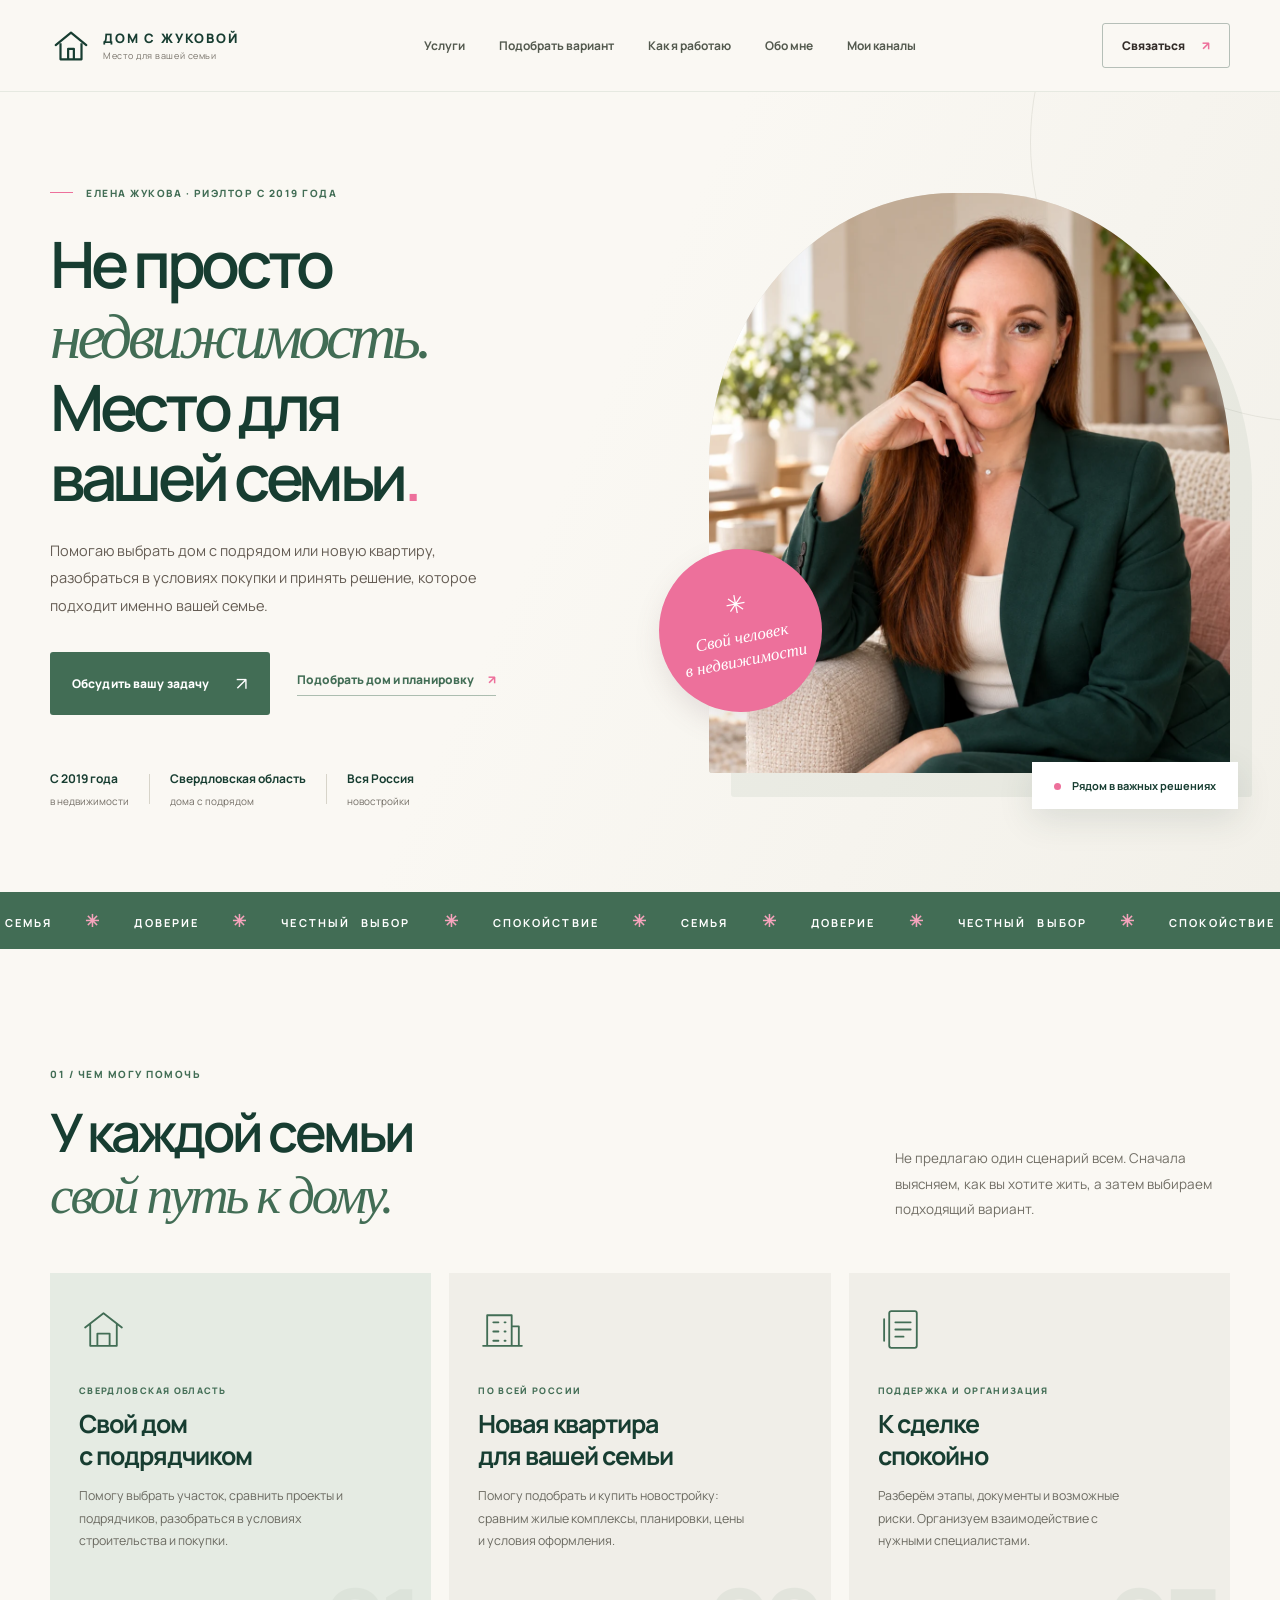
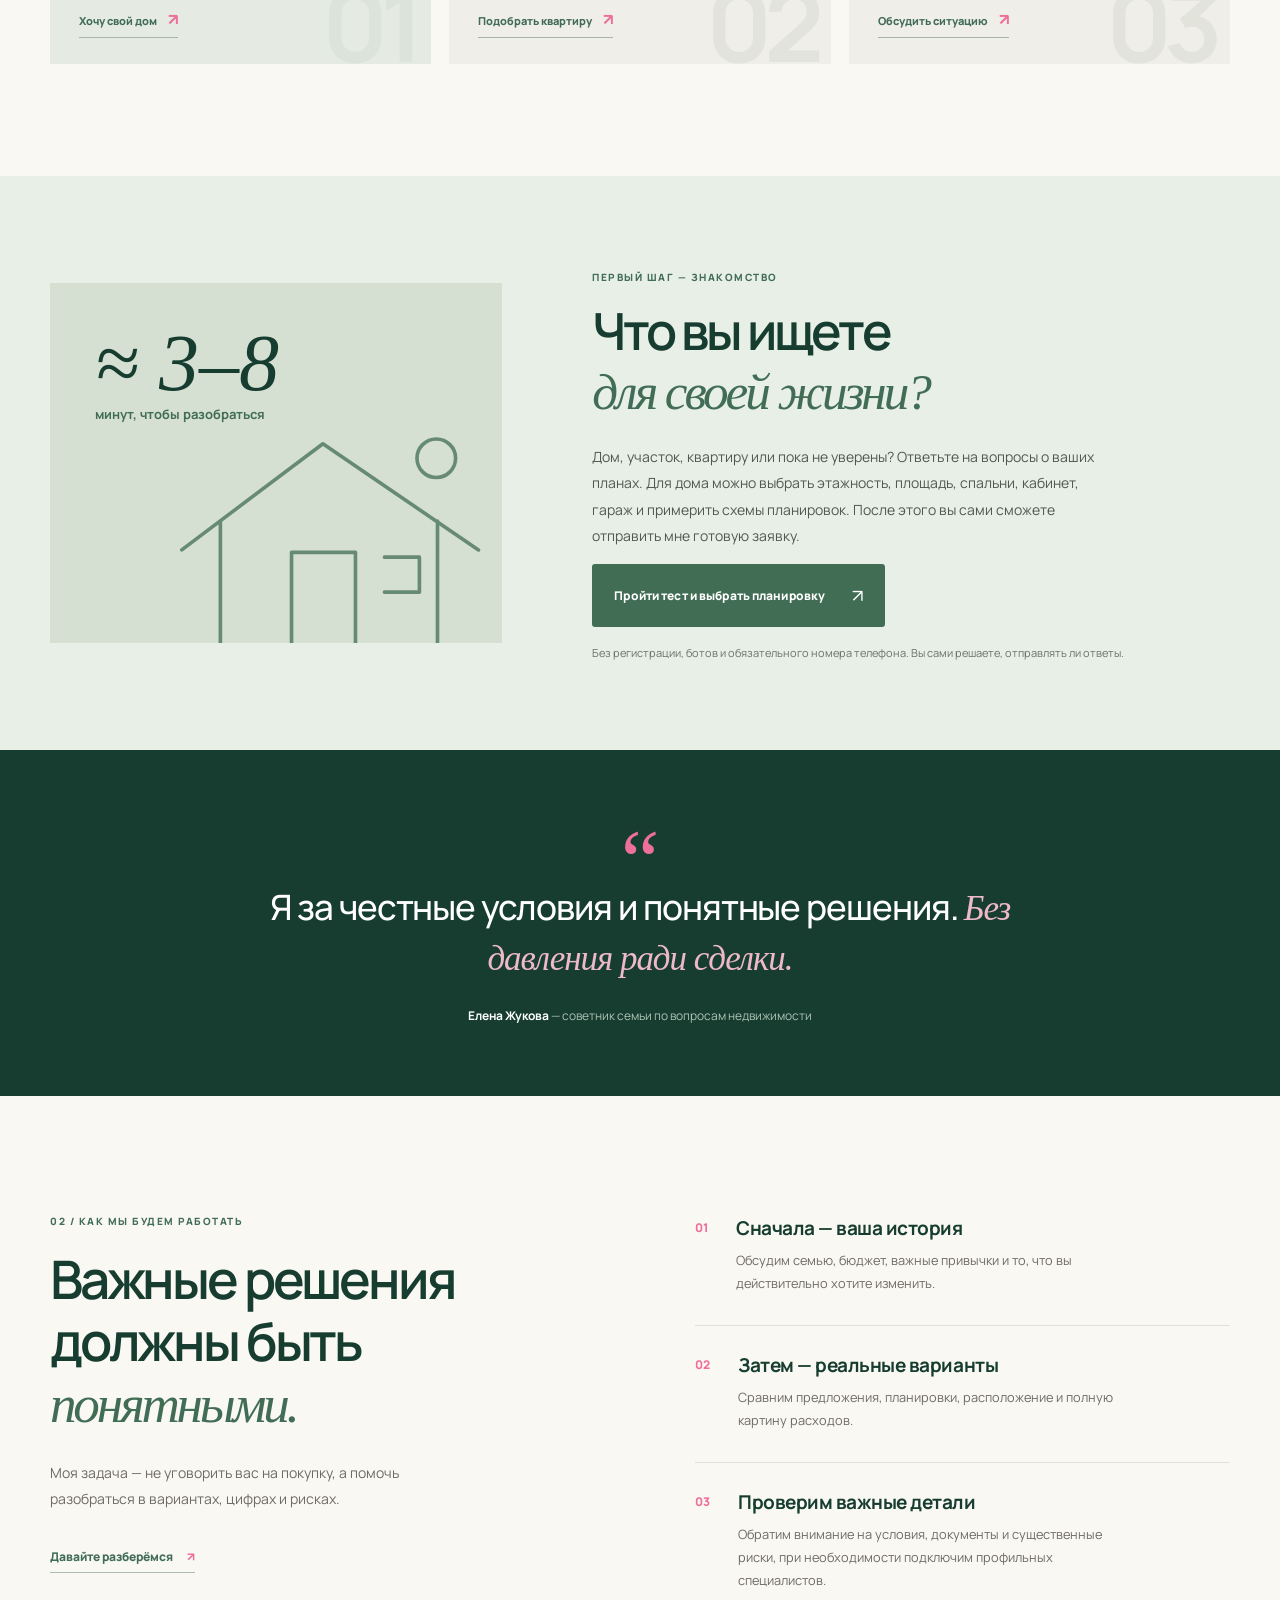
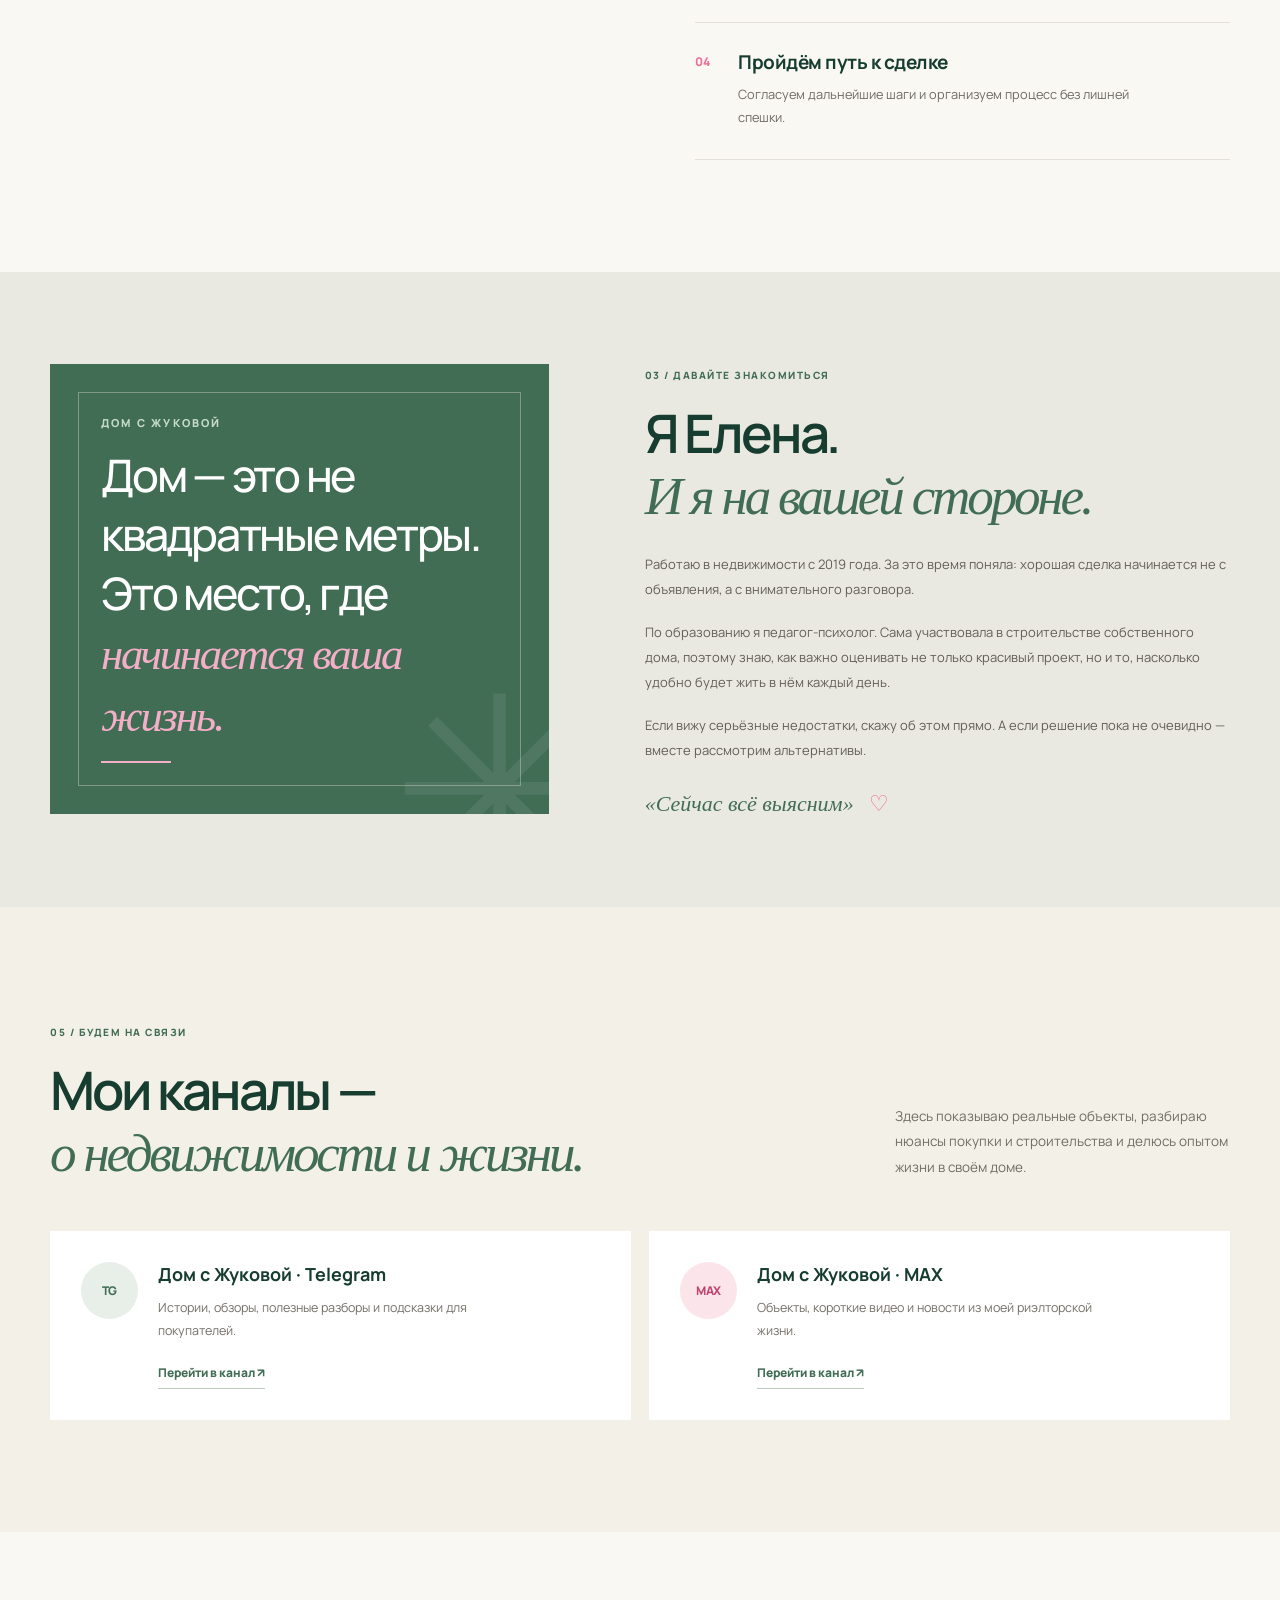
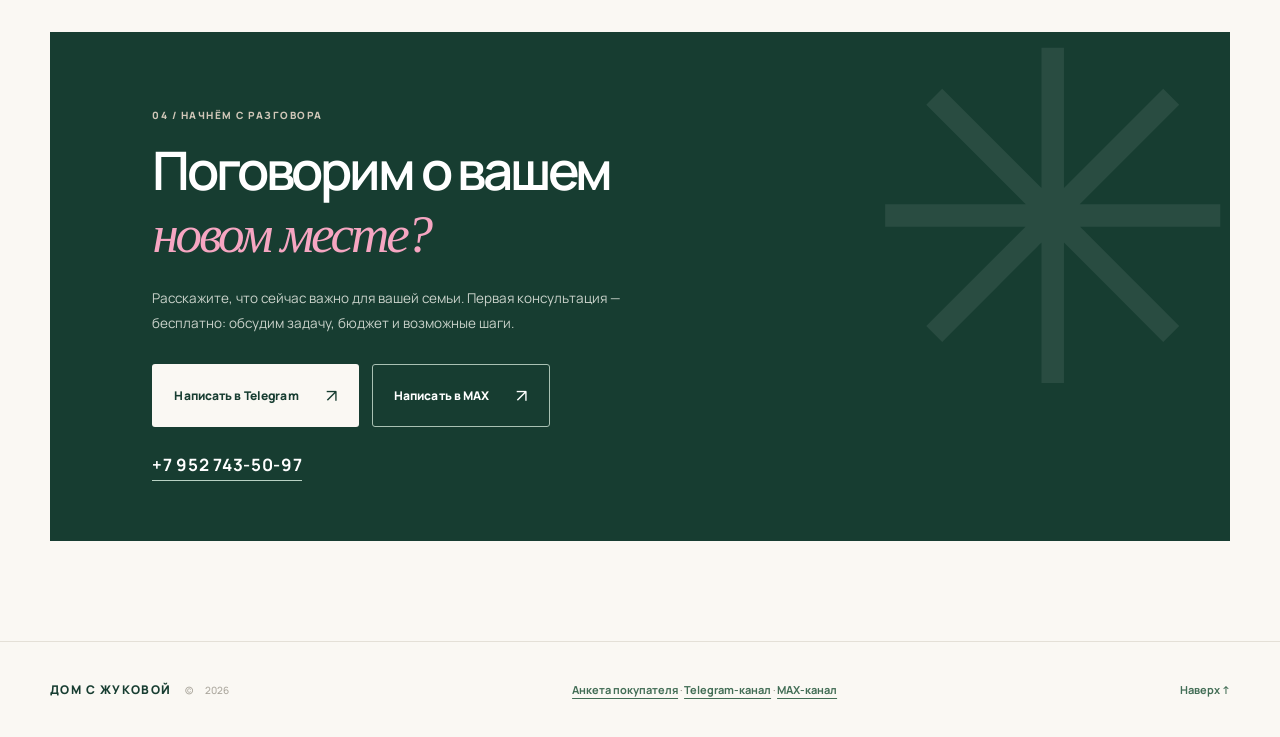
<file: index.html>
<!doctype html>
<html lang="ru">
<head>
  <meta charset="utf-8">
  <meta name="viewport" content="width=device-width, initial-scale=1">
  <meta name="theme-color" content="#426D55">
  <meta name="description" content="Дом с Жуковой — Елена Жукова, риэлтор с 2019 года. Загородные дома с подрядом в Свердловской области и новостройки по России. Честный выбор недвижимости для вашей семьи.">
  <meta property="og:type" content="website">
  <meta property="og:locale" content="ru_RU">
  <meta property="og:title" content="Дом с Жуковой — место для вашей семьи">
  <meta property="og:description" content="Елена Жукова. Дома с подрядом в Свердловской области и новостройки по России. Спокойно разбираемся в вариантах и условиях.">
  <meta property="og:image" content="assets/og-cover.jpg">
  <meta name="color-scheme" content="light">
  <title>Дом с Жуковой — Елена Жукова | Ваш человек в недвижимости</title>
  <link rel="icon" type="image/svg+xml" href="assets/favicon.svg">
  <link rel="preconnect" href="https://fonts.googleapis.com">
  <link rel="preconnect" href="https://fonts.gstatic.com" crossorigin>
  <link href="https://fonts.googleapis.com/css2?family=DM+Sans:wght@400;500;600;700&family=Manrope:wght@400;500;600;700;800&display=swap" rel="stylesheet">
  <link rel="stylesheet" href="styles.css">
</head>
<body>
  <a class="skip-link" href="#main">Перейти к содержанию</a>
  <header class="header" id="top">
    <div class="container header-inner">
      <a href="#top" class="brand" aria-label="Дом с Жуковой — на главную">
        <span class="brand-emblem" aria-hidden="true">
          <svg viewBox="0 0 44 44" fill="none"><path d="m6 21 16-13 16 13" stroke="currentColor" stroke-width="2.3" stroke-linecap="round" stroke-linejoin="round"/><path d="M11 19v17h22V19M19 36V25h6v11" stroke="currentColor" stroke-width="2.3" stroke-linejoin="round"/></svg>
        </span>
        <span class="brand-text"><strong>ДОМ С ЖУКОВОЙ</strong><small>Место для вашей семьи</small></span>
      </a>
      <nav class="nav" aria-label="Навигация по сайту">
        <a href="#services">Услуги</a>
        <a href="test.html">Подобрать вариант</a>
        <a href="#approach">Как я работаю</a>
        <a href="#about">Обо мне</a>
        <a href="#channels">Мои каналы</a>
      </nav>
      <a class="header-contact" href="#contact">Связаться <span aria-hidden="true">↗</span></a>
    </div>
  </header>

  <main id="main">
    <section class="hero" aria-labelledby="hero-title">
      <div class="hero-decor hero-decor-one" aria-hidden="true"></div>
      <div class="container hero-grid">
        <div class="hero-content">
          <span class="eyebrow"><span class="eyebrow-line"></span> ЕЛЕНА ЖУКОВА · РИЭЛТОР С 2019 ГОДА</span>
          <h1 id="hero-title">Не просто<br><em>недвижимость.</em><br>Место для<br>вашей семьи<span class="dot">.</span></h1>
          <p class="hero-lead">Помогаю выбрать дом с подрядом или новую квартиру, разобраться в условиях покупки и принять решение, которое подходит именно вашей семье.</p>
          <div class="hero-actions">
            <a class="btn btn-primary" href="https://t.me/helen_zukova" target="_blank" rel="noopener noreferrer">Обсудить вашу задачу <span aria-hidden="true">↗</span></a>
            <a class="text-link" href="test.html">Подобрать дом и планировку <span aria-hidden="true">↗</span></a>
          </div>
          <div class="hero-facts" aria-label="Направления работы">
            <div><strong>С 2019 года</strong><span>в недвижимости</span></div>
            <span class="facts-divider" aria-hidden="true"></span>
            <div><strong>Свердловская область</strong><span>дома с подрядом</span></div>
            <span class="facts-divider" aria-hidden="true"></span>
            <div><strong>Вся Россия</strong><span>новостройки</span></div>
          </div>
        </div>
        <div class="hero-art">
          <div class="portrait-frame">
            <img src="assets/elena-zhukova.webp" alt="Елена Жукова в зелёном костюме в светлом уютном интерьере" fetchpriority="high" width="1122" height="1402">
          </div>
          <div class="portrait-stamp"><span class="stamp-asterisk" aria-hidden="true">✳</span><span>Свой человек<br>в недвижимости</span></div>
          <div class="art-label"><span class="pink-dot" aria-hidden="true"></span> Рядом в важных решениях</div>
        </div>
      </div>
    </section>

    <div class="marquee" aria-hidden="true"><div class="marquee-inner">СЕМЬЯ <span>✳</span> ДОВЕРИЕ <span>✳</span> ЧЕСТНЫЙ ВЫБОР <span>✳</span> СПОКОЙСТВИЕ <span>✳</span> СЕМЬЯ <span>✳</span> ДОВЕРИЕ <span>✳</span> ЧЕСТНЫЙ ВЫБОР <span>✳</span> СПОКОЙСТВИЕ</div></div>

    <section class="section services-section" id="services" aria-labelledby="services-title">
      <div class="container">
        <div class="section-top"><div><span class="section-kicker">01 / ЧЕМ МОГУ ПОМОЧЬ</span><h2 id="services-title">У каждой семьи<br><em>свой путь к дому.</em></h2></div><p class="section-description">Не предлагаю один сценарий всем. Сначала выясняем, как вы хотите жить, а затем выбираем подходящий вариант.</p></div>
        <div class="service-grid">
          <article class="service-card service-card-primary">
            <div class="card-icon" aria-hidden="true"><svg viewBox="0 0 48 48" fill="none"><path d="M6 22 24 8l18 14M11 19v21h26V19M18 40V28h12v12" stroke="currentColor" stroke-width="1.8" stroke-linecap="round" stroke-linejoin="round"/></svg></div>
            <span class="service-location">СВЕРДЛОВСКАЯ ОБЛАСТЬ</span>
            <h3>Свой дом<br>с подрядчиком</h3>
            <p>Помогу выбрать участок, сравнить проекты и подрядчиков, разобраться в условиях строительства и покупки.</p>
            <a href="test.html?interest=house_build" class="card-link">Хочу свой дом <span aria-hidden="true">↗</span></a>
            <span class="card-number" aria-hidden="true">01</span>
          </article>
          <article class="service-card">
            <div class="card-icon" aria-hidden="true"><svg viewBox="0 0 48 48" fill="none"><path d="M9 40V10h24v30M33 21h7v19M15 17h5m6 0h1m-12 9h5m6 0h1m-12 9h5m6 0h1M5 40h38" stroke="currentColor" stroke-width="1.8" stroke-linecap="round" stroke-linejoin="round"/></svg></div>
            <span class="service-location">ПО ВСЕЙ РОССИИ</span>
            <h3>Новая квартира<br>для вашей семьи</h3>
            <p>Помогу подобрать и купить новостройку: сравним жилые комплексы, планировки, цены и условия оформления.</p>
            <a href="test.html?interest=newbuild" class="card-link">Подобрать квартиру <span aria-hidden="true">↗</span></a>
            <span class="card-number" aria-hidden="true">02</span>
          </article>
          <article class="service-card">
            <div class="card-icon" aria-hidden="true"><svg viewBox="0 0 48 48" fill="none"><rect x="11" y="6" width="27" height="36" rx="2" stroke="currentColor" stroke-width="1.8"/><path d="M17 17h15M17 24h15M17 31h8M6 14v21" stroke="currentColor" stroke-width="1.8" stroke-linecap="round"/></svg></div>
            <span class="service-location">ПОДДЕРЖКА И ОРГАНИЗАЦИЯ</span>
            <h3>К сделке<br>спокойно</h3>
            <p>Разберём этапы, документы и возможные риски. Организуем взаимодействие с нужными специалистами.</p>
            <a href="test.html" class="card-link">Обсудить ситуацию <span aria-hidden="true">↗</span></a>
            <span class="card-number" aria-hidden="true">03</span>
          </article>
        </div>
      </div>
    </section>


    <section class="quiz-invite" id="quiz" aria-labelledby="quiz-invite-title">
      <div class="container quiz-invite-grid">
        <div class="quiz-invite-art" aria-hidden="true"><span class="quiz-invite-number">≈ 3–8</span><span class="quiz-invite-minutes">минут, чтобы разобраться</span><div class="quiz-house-line"><svg viewBox="0 0 300 220" fill="none"><path d="m28 116 117-88 129 88M60 92v105h180V92M119 196v-78h53v78M196 122h29v29h-29M24 197h255" stroke="currentColor" stroke-width="3" stroke-linecap="round" stroke-linejoin="round"/><circle cx="239" cy="40" r="16" stroke="currentColor" stroke-width="3"/></svg></div></div>
        <div class="quiz-invite-text"><span class="section-kicker">ПЕРВЫЙ ШАГ — ЗНАКОМСТВО</span><h2 id="quiz-invite-title">Что вы ищете<br><em>для своей жизни?</em></h2><p>Дом, участок, квартиру или пока не уверены? Ответьте на вопросы о ваших планах. Для дома можно выбрать этажность, площадь, спальни, кабинет, гараж и примерить схемы планировок. После этого вы сами сможете отправить мне готовую заявку.</p><a class="btn btn-primary" href="test.html">Пройти тест и выбрать планировку <span aria-hidden="true">↗</span></a><small>Без регистрации, ботов и обязательного номера телефона. Вы сами решаете, отправлять ли ответы.</small></div>
      </div>
    </section>

    <section class="quote-section" aria-label="Мой подход">
      <div class="container quote-inner"><div class="quote-mark" aria-hidden="true">“</div><blockquote>Я за честные условия и понятные решения. <em>Без давления ради сделки.</em></blockquote><div class="quote-signature">Елена Жукова <span>— советник семьи по вопросам недвижимости</span></div></div>
    </section>

    <section class="section approach-section" id="approach" aria-labelledby="approach-title">
      <div class="container approach-grid">
        <div class="approach-heading"><span class="section-kicker">02 / КАК МЫ БУДЕМ РАБОТАТЬ</span><h2 id="approach-title">Важные решения<br>должны быть <em>понятными.</em></h2><p>Моя задача — не уговорить вас на покупку, а помочь разобраться в вариантах, цифрах и рисках.</p><a class="text-link" href="#contact">Давайте разберёмся <span aria-hidden="true">↗</span></a></div>
        <ol class="step-list">
          <li><span class="step-index">01</span><div><h3>Сначала — ваша история</h3><p>Обсудим семью, бюджет, важные привычки и то, что вы действительно хотите изменить.</p></div></li>
          <li><span class="step-index">02</span><div><h3>Затем — реальные варианты</h3><p>Сравним предложения, планировки, расположение и полную картину расходов.</p></div></li>
          <li><span class="step-index">03</span><div><h3>Проверим важные детали</h3><p>Обратим внимание на условия, документы и существенные риски, при необходимости подключим профильных специалистов.</p></div></li>
          <li><span class="step-index">04</span><div><h3>Пройдём путь к сделке</h3><p>Согласуем дальнейшие шаги и организуем процесс без лишней спешки.</p></div></li>
        </ol>
      </div>
    </section>

    <section class="about-section" id="about" aria-labelledby="about-title"><div class="container about-grid"><div class="about-tile"><span class="about-sun" aria-hidden="true">✳</span><span class="tile-overline">ДОМ С ЖУКОВОЙ</span><p>Дом — это не квадратные метры. Это место, где <em>начинается ваша жизнь.</em></p><span class="tile-stroke" aria-hidden="true"></span></div><div class="about-text"><span class="section-kicker">03 / ДАВАЙТЕ ЗНАКОМИТЬСЯ</span><h2 id="about-title">Я Елена.<br><em>И я на вашей стороне.</em></h2><p>Работаю в недвижимости с 2019 года. За это время поняла: хорошая сделка начинается не с объявления, а с внимательного разговора.</p><p>По образованию я педагог-психолог. Сама участвовала в строительстве собственного дома, поэтому знаю, как важно оценивать не только красивый проект, но и то, насколько удобно будет жить в нём каждый день.</p><p>Если вижу серьёзные недостатки, скажу об этом прямо. А если решение пока не очевидно — вместе рассмотрим альтернативы.</p><div class="about-foot">«Сейчас всё выясним» <span>♡</span></div></div></div></section>


    <section class="section channels-section" id="channels" aria-labelledby="channels-title"><div class="container"><div class="section-top"><div><span class="section-kicker">05 / БУДЕМ НА СВЯЗИ</span><h2 id="channels-title">Мои каналы —<br><em>о недвижимости и жизни.</em></h2></div><p class="section-description">Здесь показываю реальные объекты, разбираю нюансы покупки и строительства и делюсь опытом жизни в своём доме.</p></div>
      <div class="channels-grid">
        <a class="channel-card" href="https://t.me/dom_s_zhukovoy" target="_blank" rel="noopener noreferrer"><span class="channel-icon">TG</span><div><strong>Дом с Жуковой · Telegram</strong><p>Истории, обзоры, полезные разборы и подсказки для покупателей.</p><span class="channel-arrow">Перейти в канал ↗</span></div></a>
        <a class="channel-card" href="https://max.ru/channel_dom_s_zhukovoy" target="_blank" rel="noopener noreferrer"><span class="channel-icon">MAX</span><div><strong>Дом с Жуковой · MAX</strong><p>Объекты, короткие видео и новости из моей риэлторской жизни.</p><span class="channel-arrow">Перейти в канал ↗</span></div></a>
      </div>
    </div></section>

    <section class="contact-section" id="contact" aria-labelledby="contact-title"><div class="container contact-panel"><div class="contact-flower" aria-hidden="true">✳</div><div class="contact-content"><span class="section-kicker">04 / НАЧНЁМ С РАЗГОВОРА</span><h2 id="contact-title">Поговорим о вашем<br><em>новом месте?</em></h2><p>Расскажите, что сейчас важно для вашей семьи. Первая консультация — бесплатно: обсудим задачу, бюджет и возможные шаги.</p><div class="contact-links"><a class="btn btn-light" href="https://t.me/helen_zukova" target="_blank" rel="noopener noreferrer">Написать в Telegram <span aria-hidden="true">↗</span></a><a class="btn btn-outline" href="https://max.ru/u/f9LHodD0cOK-BUh8pOX4TepOoqHfVI5nIlJVYGdp6SrD3JClT3jyDaALXKU" target="_blank" rel="noopener noreferrer">Написать в MAX <span aria-hidden="true">↗</span></a></div><a class="contact-phone" href="tel:+79527435097">+7 952 743-50-97</a></div></div></section>
  </main>
  <footer class="footer"><div class="container footer-inner"><div class="footer-brand">ДОМ С ЖУКОВОЙ <span>© <span id="current-year">2026</span></span></div><p><a href="test.html">Анкета покупателя</a> · <a href="https://t.me/dom_s_zhukovoy" target="_blank" rel="noopener noreferrer">Telegram-канал</a> · <a href="https://max.ru/channel_dom_s_zhukovoy" target="_blank" rel="noopener noreferrer">MAX-канал</a></p><a href="#top">Наверх ↑</a></div></footer>
  <script src="script.js" defer></script>
</body>
</html>
</file>
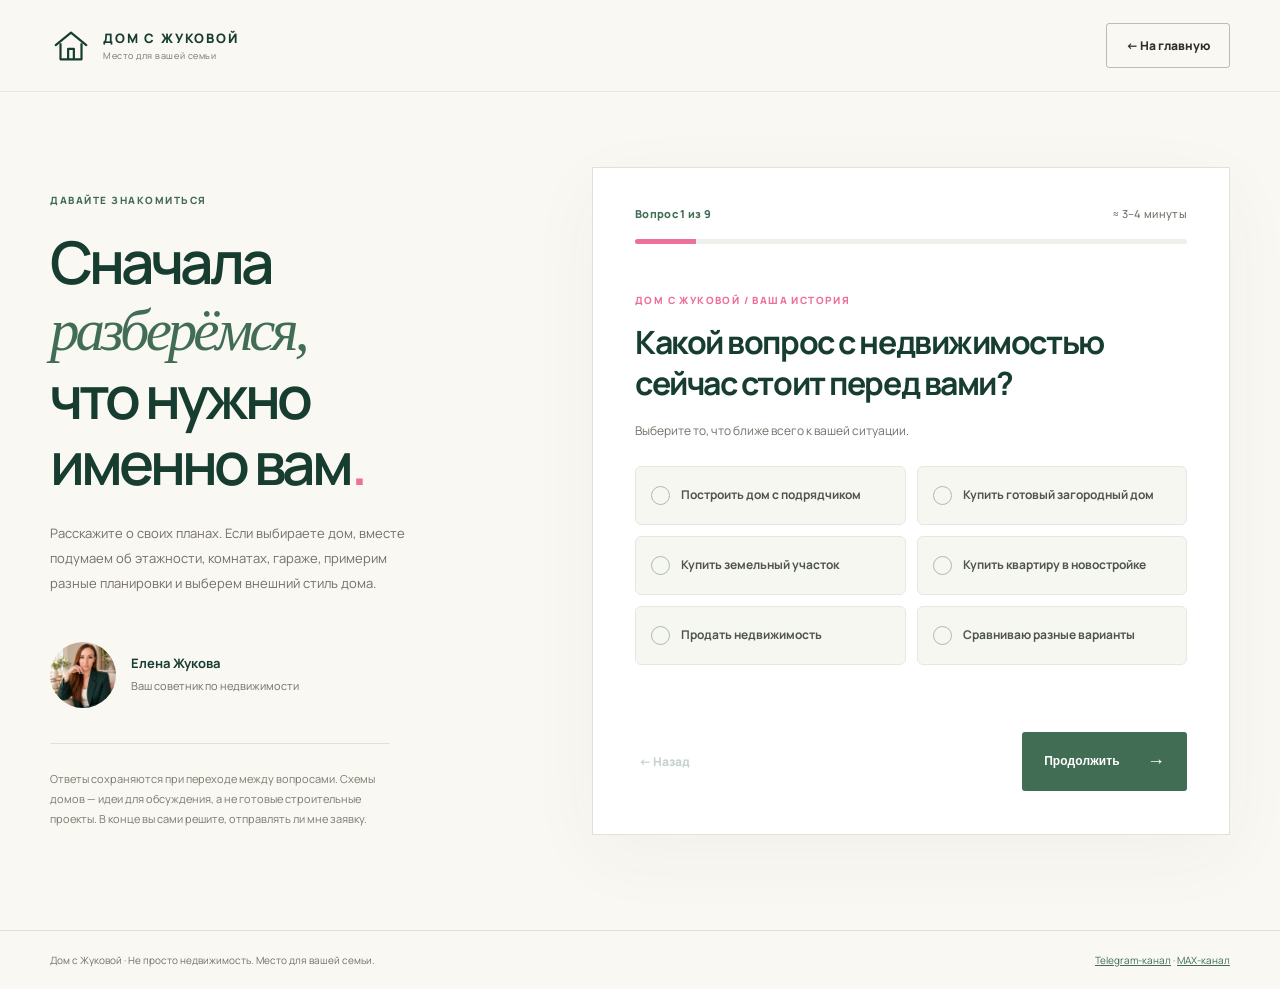
<file: test.html>
<!doctype html>
<html lang="ru">
<head>
  <meta charset="utf-8"><meta name="viewport" content="width=device-width, initial-scale=1">
  <meta name="theme-color" content="#426D55">
  <meta name="description" content="Интерактивная анкета «Дом с Жуковой»: расскажите о планах покупки дома, участка или новостройки и отправьте заявку Елене Жуковой в Telegram или MAX.">
  <title>Расскажите, что ищете — Дом с Жуковой</title>
  <link rel="icon" type="image/svg+xml" href="assets/favicon.svg">
  <link rel="preconnect" href="https://fonts.googleapis.com"><link rel="preconnect" href="https://fonts.gstatic.com" crossorigin>
  <link href="https://fonts.googleapis.com/css2?family=DM+Sans:wght@400;500;600;700&family=Manrope:wght@400;500;600;700;800&display=swap" rel="stylesheet">
  <link rel="stylesheet" href="styles.css"><link rel="stylesheet" href="test.css">
</head>
<body class="quiz-page">
<a class="skip-link" href="#main">Перейти к анкете</a>
<header class="header"><div class="container header-inner"><a href="index.html" class="brand"><span class="brand-emblem" aria-hidden="true"><svg viewBox="0 0 44 44" fill="none"><path d="m6 21 16-13 16 13" stroke="currentColor" stroke-width="2.3" stroke-linecap="round" stroke-linejoin="round"/><path d="M11 19v17h22V19M19 36V25h6v11" stroke="currentColor" stroke-width="2.3" stroke-linejoin="round"/></svg></span><span class="brand-text"><strong>ДОМ С ЖУКОВОЙ</strong><small>Место для вашей семьи</small></span></a><a class="header-contact" href="index.html">← На главную</a></div></header>
<main id="main"><div class="container quiz-layout">
  <aside class="quiz-aside"><span class="section-kicker">ДАВАЙТЕ ЗНАКОМИТЬСЯ</span><h1>Сначала<br><em>разберёмся,</em><br>что нужно<br>именно вам<span class="dot">.</span></h1><p>Расскажите о своих планах. Если выбираете дом, вместе подумаем об этажности, комнатах, гараже, примерим разные планировки и выберем внешний стиль дома.</p><div class="aside-person"><img src="assets/elena-zhukova.webp" width="66" height="66" alt="Портрет Елены Жуковой"><div><strong>Елена Жукова</strong><span>Ваш советник по недвижимости</span></div></div><div class="aside-note">Ответы сохраняются при переходе между вопросами. Схемы домов — идеи для обсуждения, а не готовые строительные проекты. В конце вы сами решите, отправлять ли мне заявку.</div></aside>
  <section class="quiz-workspace" aria-labelledby="quiz-heading"><div id="quiz-app">
    <div class="quiz-topbar"><span id="step-label">Вопрос 1</span><span id="quiz-estimate">≈ 3–8 минут</span></div><div class="progress-track" role="progressbar" aria-label="Заполнение анкеты" aria-valuemin="0" aria-valuemax="19" aria-valuenow="1" id="quiz-progress"><span id="quiz-progress-fill"></span></div>
    <form id="quiz-form" novalidate><div class="quiz-question" id="quiz-question" aria-live="polite"></div><p class="quiz-error" role="alert" id="quiz-error"></p><div class="quiz-controls"><button class="quiz-back" id="back-btn" type="button">← Назад</button><button class="btn btn-primary quiz-next" id="next-btn" type="submit">Продолжить <span aria-hidden="true">→</span></button></div></form>
    <section id="quiz-result" class="quiz-result" hidden aria-labelledby="result-heading"><span class="result-chip">ВАША ЗАЯВКА ГОТОВА</span><h2 id="result-heading">Спасибо!<br><em>Теперь я лучше понимаю вашу задачу.</em></h2><p>Проверьте, всё ли верно. Выберите удобный мессенджер и подтвердите отправку сообщения. Пока вы этого не сделали, я ничего не получаю.</p><textarea id="result-text" aria-label="Подготовленный текст заявки" readonly rows="14"></textarea><div class="result-actions"><a id="send-tg" class="btn btn-primary" href="https://t.me/helen_zukova" target="_blank" rel="noopener noreferrer">Скопировать заявку и открыть Telegram ↗</a><a id="send-max" class="btn btn-outline-dark" href="https://max.ru/:share" target="_blank" rel="noopener noreferrer">Отправить через MAX ↗</a></div><p class="share-note">Чтобы отправить заявку в Telegram или MAX, нажмите кнопку нужного мессенджера. Откроется личный чат Елены; вставьте скопированный текст и нажмите «Отправить». Если копирование не сработало, вернитесь сюда и нажмите «Скопировать заявку». Ничего не отправляется автоматически.</p><div class="result-fallback"><button id="copy-btn" class="quiz-link-btn" type="button">Скопировать заявку</button><a href="tg://resolve?domain=helen_zukova" rel="noopener noreferrer">Открыть чат в приложении Telegram ↗</a><a href="https://max.ru/u/f9LHodD0cOK-BUh8pOX4TepOoqHfVI5nIlJVYGdp6SrD3JClT3jyDaALXKU" target="_blank" rel="noopener noreferrer">Открыть личный чат в MAX ↗</a></div><p id="result-status" class="result-status" role="status" aria-live="polite"></p><button class="restart-btn" type="button" id="restart-btn">← Исправить ответы</button></section>
  </div></section>
  </div></main>
<footer class="quiz-footer"><div class="container quiz-footer-inner"><span>Дом с Жуковой · Не просто недвижимость. Место для вашей семьи.</span><span><a href="https://t.me/dom_s_zhukovoy" target="_blank" rel="noopener noreferrer">Telegram-канал</a> · <a href="https://max.ru/channel_dom_s_zhukovoy" target="_blank" rel="noopener noreferrer">MAX-канал</a></span></div></footer>
<script src="quiz.js" defer></script>
</body></html>
</file>
<file: styles.css>
:root{--green:#426D55;--deep:#173D31;--forest:#2e5642;--milk:#FAF8F3;--cream:#F3F0E8;--chocolate:#574133;--pink:#ED709B;--text:#332D29;--muted:#746F67;--line:#E4E0D7}
*{box-sizing:border-box}html{scroll-behavior:smooth;scroll-padding-top:95px}body{margin:0;background:var(--milk);font-family:Manrope,'DM Sans',Arial,sans-serif;color:var(--text);-webkit-font-smoothing:antialiased}a{color:inherit;text-decoration:none}button,a{-webkit-tap-highlight-color:transparent}a:focus-visible{outline:3px solid var(--pink);outline-offset:4px}::selection{background:#ed709b60;color:var(--deep)}.container{width:min(1180px,calc(100% - 88px));margin:0 auto}.skip-link{position:absolute;top:-60px;left:15px;padding:12px;background:#fff;z-index:999}.skip-link:focus{top:12px}.header{background:var(--milk);border-bottom:1px solid rgba(66,109,85,.11);position:relative;z-index:10}.header-inner{min-height:91px;display:flex;align-items:center;justify-content:space-between;gap:25px}.brand{display:flex;align-items:center;gap:10px;color:var(--deep)}.brand-emblem{display:flex;width:43px;height:43px;align-items:center}.brand-emblem svg{width:42px;height:42px}.brand-text{display:flex;flex-direction:column;gap:2px}.brand-text strong{font-size:13px;letter-spacing:.14em;font-weight:800;white-space:nowrap}.brand-text small{font-size:9px;letter-spacing:.06em;color:#79746b}.nav{display:flex;gap:34px}.nav a{font-size:12px;font-weight:700;color:#53594e;transition:color .2s}.nav a:hover{color:var(--pink)}.header-contact{font-size:12px;font-weight:800;border:1px solid rgba(23,61,49,.3);padding:13px 19px;border-radius:3px;white-space:nowrap;transition:background .2s,color .2s}.header-contact:hover{background:var(--deep);color:white}.header-contact span{margin-left:15px;color:var(--pink)}
.hero{position:relative;overflow:hidden;background:linear-gradient(115deg,#FAF8F3 45%,#F2F0E9 100%)}.hero-decor-one{position:absolute;width:560px;height:560px;border:1px solid #dfddd4;border-radius:50%;right:-310px;top:-230px;opacity:.7}.hero-grid{display:grid;grid-template-columns:1.06fr .94fr;gap:45px;align-items:center;min-height:680px;padding-top:55px;padding-bottom:65px}.hero-content{position:relative;z-index:1;padding-top:10px}.eyebrow,.section-kicker{display:inline-flex;align-items:center;gap:13px;font-size:10px;letter-spacing:.15em;font-weight:800;color:var(--green)}.eyebrow-line{width:23px;height:1px;background:var(--pink)}h1,h2,h3,p{margin-top:0}.hero h1{font-size:clamp(51px,5vw,76px);letter-spacing:-.068em;line-height:1.095;font-weight:600;margin:29px 0 25px;color:var(--deep)}em{font-family:Georgia,'Times New Roman',serif;font-weight:400;font-style:italic}.hero h1 em{color:var(--green)}.dot{color:var(--pink)}.hero-lead{max-width:475px;font-size:14.5px;line-height:1.9;color:#655d54;margin-bottom:32px}.hero-actions{display:flex;align-items:center;gap:27px;flex-wrap:wrap}.btn{display:inline-flex;justify-content:center;align-items:center;gap:27px;padding:18px 21px;font-size:12px;letter-spacing:.01em;font-weight:800;border:1px solid transparent;border-radius:3px;transition:transform .2s,background .2s,color .2s;min-height:55px}.btn:hover{transform:translateY(-2px)}.btn-primary{background:var(--green);color:white}.btn-primary:hover{background:var(--deep)}.btn span{font-size:18px;font-weight:400}.text-link{font-size:12px;font-weight:800;color:var(--green);border-bottom:1px solid rgba(66,109,85,.42);padding-bottom:7px}.text-link span{margin-left:12px;color:var(--pink)}.hero-facts{display:flex;align-items:center;gap:20px;margin-top:55px}.hero-facts>div{display:flex;flex-direction:column;gap:7px}.hero-facts strong{font-size:12px;color:var(--deep);white-space:nowrap}.hero-facts>div span{font-size:10px;color:var(--muted)}.facts-divider{height:30px;width:1px;background:#d7d4c9}.hero-art{align-self:stretch;min-height:580px;position:relative;display:flex;align-items:center;justify-content:center;padding:10px 0 18px 12px}.portrait-frame{height:min(580px,100%);width:100%;overflow:hidden;border-radius:47% 47% 3px 3px;background:#e4ded4;box-shadow:22px 24px 0 rgba(66,109,85,.075)}.portrait-frame img{width:100%;height:100%;object-fit:cover;object-position:center 27%;display:block}.portrait-stamp{position:absolute;left:-38px;bottom:115px;width:163px;height:163px;display:flex;flex-direction:column;align-items:center;justify-content:center;text-align:center;border-radius:50%;background:var(--pink);color:white;transform:rotate(-11deg);box-shadow:0 12px 28px #73545b26}.stamp-asterisk{font-size:25px;line-height:1.2;margin-bottom:8px}.portrait-stamp span:last-child{font-family:Georgia,serif;font-style:italic;font-size:17px;line-height:1.35}.art-label{position:absolute;right:-8px;bottom:18px;padding:16px 22px;background:white;box-shadow:0 10px 35px #283e3520;font-size:11px;font-weight:700;color:var(--deep)}.pink-dot{display:inline-block;width:7px;height:7px;border-radius:50%;background:var(--pink);margin-right:9px}
.marquee{background:var(--green);overflow:hidden;height:57px;display:flex;align-items:center}.marquee-inner{white-space:nowrap;margin:auto;color:#fff;font-size:11px;font-weight:700;letter-spacing:.19em;word-spacing:7px}.marquee-inner span{color:#f5a4bc;font-size:17px;padding:0 22px}.section{padding:112px 0}.section-top{display:flex;justify-content:space-between;align-items:end;gap:50px;margin-bottom:46px}.section h2,.about-section h2,.contact-section h2{font-size:clamp(38px,4.15vw,59px);line-height:1.16;letter-spacing:-.06em;font-weight:600;color:var(--deep);margin:18px 0 0}.section h2 em,.about-section h2 em{color:var(--green)}.section-description{max-width:335px;font-size:13.5px;line-height:1.9;color:#716e65;margin-bottom:4px}.service-grid{display:grid;grid-template-columns:repeat(3,1fr);gap:18px}.service-card{position:relative;min-height:391px;padding:32px 29px 26px;background:#F0EEE8;overflow:hidden;display:flex;flex-direction:column;align-items:start;transition:transform .25s,box-shadow .25s}.service-card:hover{transform:translateY(-5px);box-shadow:0 17px 37px #24392a14}.service-card-primary{background:#E5EBE3}.card-icon{height:54px;color:var(--green);margin-bottom:25px}.card-icon svg{height:49px;width:49px}.service-location{font-size:9px;letter-spacing:.15em;font-weight:800;color:var(--green);margin-bottom:11px}.service-card h3{font-size:25px;line-height:1.27;letter-spacing:-.04em;color:var(--deep);font-weight:700;margin:0 0 14px}.service-card p{font-size:12.4px;line-height:1.8;color:#6a6960;max-width:270px;margin-bottom:29px}.card-link{margin-top:auto;border-bottom:1px solid #a7b3a5;padding-bottom:7px;font-size:11px;font-weight:800;color:var(--green);position:relative;z-index:1}.card-link span{font-size:16px;margin-left:9px;color:var(--pink)}.card-number{position:absolute;right:15px;bottom:-28px;font-size:101px;letter-spacing:-.08em;font-weight:700;color:#d5dcd2;opacity:.5;pointer-events:none}.quote-section{background:var(--deep);color:white;padding:61px 0 72px}.quote-inner{text-align:center;max-width:840px}.quote-mark{font-family:Georgia,serif;color:var(--pink);font-size:86px;height:60px}.quote-inner blockquote{font-size:clamp(22px,3vw,35px);line-height:1.42;letter-spacing:-.03em;font-weight:500;margin:12px auto 23px}.quote-inner blockquote em{color:#eeb9c8}.quote-signature{font-size:12px;font-weight:700}.quote-signature span{font-weight:400;color:#aec3b5}
.approach-section{background:var(--milk)}.approach-grid{display:grid;grid-template-columns:1fr 1fr;gap:110px}.approach-heading{position:sticky;top:50px;align-self:start}.approach-heading>p{font-size:14px;line-height:1.85;max-width:385px;margin:24px 0 32px;color:#6d6b63}.step-list{list-style:none;padding:5px 0 0;margin:0}.step-list li{display:flex;gap:28px;border-bottom:1px solid var(--line);padding:26px 0 29px}.step-list li:first-child{padding-top:2px}.step-index{font-size:12px;font-weight:800;color:var(--pink);padding-top:4px}.step-list h3{font-size:19px;letter-spacing:-.025em;color:var(--deep);margin-bottom:8px}.step-list p{font-size:12.8px;line-height:1.83;color:#6e6b64;margin:0;max-width:400px}
.about-section{background:#EAE9E1;padding:90px 0}.about-grid{display:grid;grid-template-columns:.92fr 1.08fr;gap:96px;align-items:center}.about-tile{position:relative;min-height:450px;background:var(--green);padding:51px;display:flex;flex-direction:column;justify-content:space-between;overflow:hidden}.about-tile:after{content:'';border:1px solid #f9f0dd55;position:absolute;inset:28px;pointer-events:none}.about-sun{position:absolute;font-size:260px;color:#FFFFFF12;right:-60px;bottom:-100px;line-height:1}.tile-overline{font-size:11px;letter-spacing:.2em;color:#c5dbc9;font-weight:800}.about-tile p{max-width:440px;font-size:clamp(31px,3.5vw,47px);color:white;line-height:1.32;letter-spacing:-.05em;font-weight:500;position:relative;z-index:1;margin:0}.about-tile p em{color:#f4aec7}.tile-stroke{background:#f4aec7;width:70px;height:2px}.about-text h2{margin-bottom:24px}.about-text>p{font-size:13px;line-height:1.92;color:#635f57;margin-bottom:18px}.about-foot{font-family:Georgia,serif;font-style:italic;font-size:22px;color:var(--green);padding-top:10px}.about-foot span{color:var(--pink);font-family:Arial,sans-serif;font-style:normal;margin-left:10px}.contact-section{padding:100px 0;background:var(--milk)}.contact-panel{position:relative;background:var(--deep);min-height:440px;overflow:hidden;padding:70px 8% 60px;color:white}.contact-flower{position:absolute;right:-15px;top:-55px;color:#fff;opacity:.075;font-size:460px;line-height:1;pointer-events:none}.contact-content{position:relative;z-index:1;max-width:650px}.contact-content .section-kicker{color:#d0c7b8}.contact-section h2{color:white;margin:15px 0 21px}.contact-section h2 em{color:#f6a6c2}.contact-section p{max-width:530px;font-size:13.5px;color:#c9d2ca;line-height:1.85;margin-bottom:28px}.contact-links{display:flex;gap:13px;flex-wrap:wrap}.btn-light{background:#FAF8F3;color:var(--deep)}.btn-light:hover{background:#f2d6dd}.btn-outline{border:1px solid #a9c1b3;color:white}.btn-outline:hover{background:#52745e}.contact-phone{display:inline-block;margin-top:26px;font-size:17px;letter-spacing:.04em;font-weight:700;color:white;border-bottom:1px solid #b9d2c4;padding-bottom:4px}.footer{background:var(--milk);border-top:1px solid var(--line)}.footer-inner{min-height:95px;display:flex;align-items:center;justify-content:space-between;gap:25px}.footer-brand{color:var(--deep);font-size:12px;letter-spacing:.12em;font-weight:800}.footer-brand span{color:#aaa69c;font-size:10px;font-weight:500;letter-spacing:0;margin-left:10px}.footer p{color:#807b70;font-size:11px;margin:0}.footer a{font-size:11px;color:var(--green);font-weight:700}
@media (max-width:1100px){.container{width:min(1060px,calc(100% - 60px))}.hero h1{font-size:clamp(50px,5.4vw,68px)}.hero-grid{gap:35px}.hero-facts{gap:12px}.hero-facts strong{font-size:10px}.approach-grid{gap:65px}.about-grid{gap:65px}.about-tile{padding:40px}.service-card{padding:29px 22px}}
@media (max-width:800px){.header-inner{min-height:78px;flex-wrap:wrap}.nav{order:3;width:100%;justify-content:center;gap:22px;padding:0 0 15px}.header-contact{margin-left:auto}.hero-grid{grid-template-columns:1fr 0.85fr;min-height:0;padding:65px 0 75px;gap:25px}.hero h1{font-size:clamp(44px,6.5vw,62px)}.hero-lead{font-size:13px}.hero-art{min-height:440px}.portrait-frame{height:440px}.portrait-stamp{width:114px;height:114px;left:-24px;bottom:85px}.portrait-stamp span:last-child{font-size:13px}.stamp-asterisk{margin:0;font-size:18px}.art-label{right:-10px;font-size:9px;padding:12px}.hero-facts{margin-top:30px;flex-wrap:wrap}.facts-divider{display:none}.hero-facts>div{min-width:105px}.section{padding:80px 0}.section-top{align-items:start}.service-grid{gap:11px}.service-card{min-height:415px;padding:25px 20px}.service-card h3{font-size:21px}.service-card p{font-size:11.8px}.approach-grid{gap:50px}.about-grid{gap:35px}.about-tile{min-height:420px;padding:35px}.about-tile p{font-size:31px}}
@media (max-width:620px){html{scroll-padding-top:25px}.container{width:calc(100% - 38px)}.header-inner{gap:8px;min-height:68px}.brand-emblem,.brand-emblem svg{width:32px;height:32px}.brand-text strong{font-size:11px}.brand-text small{font-size:8px}.header-contact{font-size:10px;padding:10px}.header-contact span{margin-left:6px}.nav{gap:24px;padding:3px 0 12px}.nav a{font-size:10px}.hero-grid{display:flex;flex-direction:column;padding:56px 0 55px;gap:45px}.hero-content{padding:0;width:100%}.eyebrow,.section-kicker{font-size:9px}.hero h1{font-size:clamp(47px,12vw,65px);margin:23px 0 20px}.hero-lead{font-size:13.5px;line-height:1.8}.hero-actions{gap:21px}.hero-facts{margin-top:35px;gap:16px 25px}.hero-facts strong{font-size:11px}.hero-facts>div span{font-size:10px}.hero-art{width:calc(100% - 40px);min-height:0;height:435px;padding:0 0 0 12px;align-self:center}.portrait-frame{height:100%;box-shadow:15px 17px 0 rgba(66,109,85,.09)}.portrait-stamp{left:-27px;bottom:70px;width:130px;height:130px}.portrait-stamp span:last-child{font-size:14px}.art-label{bottom:-15px;right:-12px;font-size:9px}.marquee{height:50px}.marquee-inner{font-size:9px}.marquee-inner span{padding:0 9px}.section{padding:72px 0}.section-top{display:block;margin-bottom:34px}.section h2,.about-section h2,.contact-section h2{font-size:clamp(38px,9.2vw,51px)}.section-description{margin-top:22px;font-size:13px}.service-grid{grid-template-columns:1fr;gap:12px}.service-card{min-height:305px;padding:27px}.card-icon{height:47px;margin-bottom:17px}.card-icon svg{width:42px;height:42px}.service-card h3{font-size:25px}.service-card p{font-size:13px;max-width:370px;margin-bottom:25px}.card-number{font-size:88px}.quote-section{padding:45px 0 52px}.quote-mark{font-size:65px;height:49px}.quote-inner blockquote{font-size:24px}.quote-signature{font-size:11px}.quote-signature span{display:block;margin-top:5px}.approach-grid{grid-template-columns:1fr;gap:38px}.approach-heading{position:static}.approach-heading>p{margin:20px 0 26px;font-size:13px}.step-list li{gap:20px;padding:22px 0}.step-list h3{font-size:17px}.step-list p{font-size:12.5px}.about-section{padding:55px 0}.about-grid{grid-template-columns:1fr;gap:45px}.about-tile{min-height:310px;padding:36px}.about-tile p{font-size:34px}.about-text h2{margin-bottom:18px}.about-text>p{font-size:13px}.contact-section{padding:65px 0}.contact-panel{padding:51px 24px 45px;min-height:0}.contact-flower{right:-50px;top:12px;font-size:270px}.contact-section h2{font-size:38px}.contact-section p{font-size:13px}.contact-links{flex-direction:column;align-items:stretch}.contact-links .btn{width:100%}.contact-phone{font-size:16px}.footer-inner{min-height:130px;flex-wrap:wrap;gap:5px;padding:25px 0}.footer-brand{width:100%}.footer p{width:100%}.footer a{margin-left:auto}}
@media (prefers-reduced-motion:reduce){html{scroll-behavior:auto}*,*::before,*::after{animation-duration:.01ms!important;transition-duration:.01ms!important}}


/* Две новые секции: знакомство через анкету и каналы */
.quiz-invite{background:#e8efe6;padding:88px 0}.quiz-invite-grid{display:grid;grid-template-columns:.83fr 1.17fr;gap:90px;align-items:center}.quiz-invite-art{background:#d5e0d3;min-height:360px;color:var(--green);position:relative;overflow:hidden;display:flex;flex-direction:column;justify-content:flex-start;padding:38px 45px}.quiz-invite-number{font-family:Georgia,serif;font-style:italic;font-size:80px;line-height:1.05;color:var(--deep)}.quiz-invite-minutes{font-size:13px;font-weight:700}.quiz-house-line{position:absolute;right:-8px;bottom:-38px;width:80%;opacity:.74}.quiz-house-line svg{width:100%}.quiz-invite-text h2{font-size:clamp(36px,4vw,58px);font-weight:600;letter-spacing:-.06em;line-height:1.15;color:var(--deep);margin:15px 0 22px}.quiz-invite-text h2 em{color:var(--green)}.quiz-invite-text p{font-size:14px;line-height:1.9;color:#53584f;max-width:520px}.quiz-invite-text small{display:block;margin-top:17px;font-size:11px;color:#6d716b;line-height:1.6}.channels-section{background:var(--cream)}.channels-grid{display:grid;grid-template-columns:repeat(2,minmax(0,1fr));gap:18px}.channel-card{background:#fff;padding:31px;display:flex;gap:20px;align-items:flex-start;transition:transform .2s,box-shadow .2s}.channel-card:hover{transform:translateY(-3px);box-shadow:0 12px 32px #29443413}.channel-icon{flex:0 0 57px;width:57px;height:57px;display:grid;place-items:center;border-radius:50%;background:#e8efe9;color:var(--green);font-weight:900;font-size:12px;letter-spacing:-.02em}.channel-card:nth-child(2) .channel-icon{background:#fbe5eb;color:#bd4770}.channel-card strong{display:block;color:var(--deep);font-size:18px;margin-bottom:10px}.channel-card p{font-size:12.5px;line-height:1.85;color:var(--muted);max-width:345px;margin-bottom:18px}.channel-arrow{display:inline-block;font-size:12px;font-weight:800;border-bottom:1px solid #becbbf;padding-bottom:7px;color:var(--green)}.footer-inner p a{text-decoration:underline;text-underline-offset:4px}.footer-inner p{line-height:1.85}
@media (max-width:1000px){.quiz-invite-grid{gap:36px}.nav{gap:13px;flex-wrap:wrap}.nav a{font-size:10px}} 
@media (max-width:700px){.quiz-invite{padding:65px 0}.quiz-invite-grid{grid-template-columns:1fr;gap:35px}.quiz-invite-art{min-height:230px;padding:26px}.quiz-invite-number{font-size:62px}.quiz-house-line{width:59%;bottom:-45px}.quiz-invite-text h2{font-size:clamp(36px,9vw,49px)}.channels-grid{grid-template-columns:1fr}.channel-card{padding:25px;gap:15px}.channel-icon{flex-basis:46px;width:46px;height:46px}.channel-card strong{font-size:16px}}
</file>
<file: test.css>
.quiz-page{min-height:100vh}.quiz-layout{display:grid;grid-template-columns:40% minmax(0,60%);gap:70px;padding-top:75px;padding-bottom:80px;align-items:start}.quiz-aside{padding:20px 15px 20px 0;position:sticky;top:24px}.quiz-aside h1{font-size:clamp(44px,4.6vw,71px);line-height:1.12;letter-spacing:-.067em;font-weight:600;color:var(--deep);margin:20px 0 25px}.quiz-aside h1 em{color:var(--green)}.quiz-aside>p{font-size:13px;line-height:1.95;color:var(--muted);max-width:370px}.aside-person{display:flex;gap:15px;align-items:center;margin-top:45px}.aside-person img{border-radius:50%;object-fit:cover;object-position:center 21%;width:66px;height:66px}.aside-person strong{display:block;color:var(--deep);font-size:13px}.aside-person span{display:block;color:var(--muted);font-size:11px;line-height:1.6;margin-top:5px}.aside-note{max-width:340px;margin-top:35px;padding-top:25px;border-top:1px solid var(--line);font-size:11px;line-height:1.85;color:#79796c}.quiz-workspace{background:#fff;padding:38px 42px 43px;border:1px solid var(--line);box-shadow:0 20px 70px #2545340b;min-height:590px}.quiz-topbar{display:flex;align-items:center;justify-content:space-between;gap:15px;font-size:11px;letter-spacing:.03em;color:var(--green);font-weight:800}.quiz-topbar span:last-child{color:var(--muted);font-weight:500}.progress-track{margin:18px 0 43px;height:5px;background:#edf0e9;border-radius:50px;overflow:hidden}.progress-track>span{display:block;height:100%;width:11.11%;background:var(--pink);transition:width .2s ease}.quiz-question .tiny-label{color:var(--pink);letter-spacing:.14em;font-weight:800;font-size:10px}.quiz-question h2,.quiz-result h2{font-size:clamp(25px,2.5vw,39px);line-height:1.28;color:var(--deep);font-weight:700;letter-spacing:-.045em;margin:13px 0 16px}.quiz-question .prompt-help{line-height:1.8;font-size:12px;color:var(--muted);margin-bottom:24px}.option-list{border:0;padding:0;margin:0;display:grid;gap:11px}.option-list.two-col{grid-template-columns:repeat(2,minmax(0,1fr))}.option-label{cursor:pointer;display:block;position:relative}.option-label input{position:absolute;opacity:0;pointer-events:none}.option-body{display:flex;align-items:center;gap:11px;height:100%;padding:15px 15px;background:#f7f7f2;border:1.5px solid #e5e8e1;border-radius:6px;min-height:59px;font-size:12px;font-weight:700;color:#4e544e;line-height:1.55;transition:all .18s}.option-label:hover .option-body{border-color:#a0b5a6;background:#edf2ec}.option-label input:checked+.option-body{border-color:var(--green);background:#e7f0e7;color:var(--deep)}.option-label input:focus-visible+.option-body{outline:3px solid var(--pink);outline-offset:2px}.option-bullet{width:19px;height:19px;border-radius:50%;flex-shrink:0;border:1.5px solid #adbbad;display:inline-grid;place-items:center}.option-label input[type=checkbox]+.option-body .option-bullet{border-radius:4px}.option-label input:checked+.option-body .option-bullet{border-color:var(--green);background:var(--green)}.option-label input:checked+.option-body .option-bullet:after{content:'✓';font-size:12px;color:white}.quiz-field{display:block;margin-bottom:18px}.quiz-field>span{display:block;font-size:12px;color:var(--deep);font-weight:800;margin-bottom:9px}.quiz-field input,.quiz-field textarea,.quiz-result textarea{display:block;width:100%;background:#fafbf7;border:1.5px solid #e1e6df;border-radius:6px;padding:16px 17px;font:inherit;font-size:13px;line-height:1.6;color:var(--text);resize:vertical}.quiz-field input:focus,.quiz-field textarea:focus,.quiz-result textarea:focus{outline:2px solid #9ebfac;outline-offset:2px}.quiz-field small{font-size:10px;color:var(--muted);line-height:1.6;display:block;margin-top:7px}.quiz-error{min-height:22px;color:#b93d54;font-size:12px;font-weight:700;margin:13px 0 5px}.quiz-controls{display:flex;justify-content:space-between;gap:15px;align-items:center;margin-top:32px}.quiz-back,.quiz-link-btn,.restart-btn{border:0;background:none;font:inherit;font-weight:800;font-size:12px;cursor:pointer;color:var(--green);padding:13px 4px}.quiz-back:disabled{opacity:.3;cursor:not-allowed}.quiz-next{margin-left:auto;cursor:pointer}.quiz-result .result-chip{font-size:10px;letter-spacing:.12em;color:var(--green);font-weight:900}.quiz-result h2 em{font-weight:400;color:var(--green)}.quiz-result>p{font-size:12px;line-height:1.85;color:var(--muted);margin-bottom:22px}.quiz-result textarea{min-height:245px;background:#f7f9f5;font-size:12px}.result-actions{display:grid;gap:11px;margin-top:20px}.result-actions .btn{width:100%;justify-content:center}.btn-outline-dark{background:#fff;border:1.5px solid var(--green);color:var(--deep)}.btn-outline-dark:hover{background:#eaf0eb}.quiz-result .share-note{font-size:10.5px;margin-top:14px}.result-fallback{display:flex;align-items:center;gap:18px;flex-wrap:wrap;border-top:1px solid var(--line);margin-top:23px;padding-top:12px}.result-fallback a{font-size:12px;text-decoration:underline;color:var(--green);text-underline-offset:4px}.result-status{font-size:11px;color:var(--green);min-height:15px}.restart-btn{margin-top:4px}.quiz-footer{border-top:1px solid var(--line);padding:22px 0}.quiz-footer-inner{display:flex;justify-content:space-between;gap:15px;font-size:10px;color:var(--muted)}.quiz-footer a{text-decoration:underline;color:var(--green)}
@media(max-width:1040px){.quiz-layout{gap:30px;grid-template-columns:36% minmax(0,64%)}.quiz-workspace{padding:32px}.quiz-aside h1{font-size:clamp(40px,5vw,60px)}}
@media(max-width:750px){.quiz-layout{display:block;padding-top:30px;padding-bottom:45px}.quiz-aside{position:static;padding:0 0 22px}.quiz-aside h1{font-size:40px;margin:13px 0 14px}.quiz-aside h1 br{display:none}.quiz-aside>p{font-size:12px}.aside-person{display:none}.aside-note{display:none}.quiz-workspace{padding:25px 22px;min-height:530px}.progress-track{margin-bottom:28px}.option-list.two-col{grid-template-columns:1fr}.quiz-question h2,.quiz-result h2{font-size:27px}.quiz-footer-inner{flex-direction:column}.quiz-next{min-height:50px;padding:12px 15px}}
@media(prefers-reduced-motion:reduce){.progress-track>span{transition:none}}
[hidden]{display:none!important}
@media(max-width:750px){.quiz-aside h1{font-size:clamp(34px,9.1vw,40px)}.quiz-aside h1 br{display:initial}}

/* Расширенный подбор дома: визуальные концепции планировок */
.selection-note{font-size:11px;color:var(--muted);margin-top:12px}.quiz-workspace:has(.plan-library){padding:32px 28px 38px}.quiz-workspace:has(.plan-library) .progress-track{margin-bottom:25px}.quiz-question:has(.plan-library) h2{font-size:clamp(24px,2.6vw,35px)}.quiz-question:has(.plan-library) .prompt-help{margin-bottom:18px}.plan-library-title{display:flex;flex-direction:column;gap:5px;margin:0 0 15px}.plan-library-title>span{font-size:14px;font-weight:800;color:var(--deep)}.plan-library-title>small{color:var(--muted);font-size:11px;line-height:1.6}.plan-grid{display:grid;grid-template-columns:1fr;gap:12px}.plan-card{display:block;position:relative;cursor:pointer}.plan-card input{position:absolute;width:1px;height:1px;opacity:0}.plan-card-content{display:grid;grid-template-columns:minmax(0,49%) minmax(0,51%);gap:17px;align-items:center;min-width:0;border:1.5px solid #dce5db;background:#fafbf8;border-radius:10px;padding:13px;transition:background .16s,border-color .16s,box-shadow .16s}.plan-card:hover .plan-card-content{background:#f4f8f3;border-color:#9bb5a1}.plan-card.is-picked .plan-card-content,.plan-card input:checked+.plan-card-content{border-color:var(--green);background:#eef5ee;box-shadow:0 0 0 1px var(--green) inset}.plan-card input:focus-visible+.plan-card-content{outline:3px solid #ed709b;outline-offset:2px}.plan-card-drawing{display:block;min-width:0;padding:5px;border:1px solid #dee6dc;background:white;border-radius:6px}.plan-drawing{display:block;width:100%;height:auto;overflow:visible}.plan-card-copy{display:flex;flex-direction:column;gap:8px;min-width:0}.plan-card-top{display:flex;justify-content:space-between;align-items:center;color:var(--green);font-size:9px;letter-spacing:.1em;font-weight:800}.plan-card-tick{width:24px;height:24px;display:grid;place-items:center;color:var(--green);border:1px solid #c1d6c4;border-radius:50%;font-size:15px;line-height:1}.plan-card.is-picked .plan-card-tick{background:var(--green);color:white;border-color:var(--green)}.plan-card-copy strong{font-size:16px;line-height:1.35;color:var(--deep)}.plan-card-desc{font-size:11px;color:#6e776e;line-height:1.5}.plan-tags{display:flex;flex-wrap:wrap;gap:5px}.plan-tags span{display:block;font-size:10px;font-weight:700;color:#48634e;background:#e7eee7;padding:4px 7px;border-radius:4px}.plan-card-pick{font-size:11px;color:var(--green);font-weight:800;margin-top:5px}.plans-expand{display:block;width:100%;margin-top:16px;padding:14px;border:1px solid #a2bba7;background:white;color:var(--green);font:inherit;font-size:12px;font-weight:800;border-radius:6px;cursor:pointer}.plans-expand:hover{background:#eff5ee}.plan-skip{display:flex;align-items:flex-start;gap:10px;padding:13px 12px;border:1px solid #e3e7e0;margin-top:10px;border-radius:6px;background:white;cursor:pointer;color:var(--deep);font-size:12px;line-height:1.5}.plan-skip input{accent-color:var(--green);width:16px;height:16px;flex-shrink:0;margin-top:1px}.plan-disclaimer{background:#faf7f0;border-left:3px solid #c1a979;border-radius:2px;padding:13px;margin-top:19px;font-size:10px;color:#6e6659;line-height:1.7}
@media(max-width:1180px){.plan-card-content{grid-template-columns:minmax(0,45%) minmax(0,55%);gap:12px}.plan-card-copy strong{font-size:14px}.plan-tags span{font-size:9px}}
@media(max-width:900px){.plan-card-content{display:block}.plan-card-drawing{max-width:100%;margin-bottom:13px}.plan-card-copy{gap:6px}.quiz-workspace:has(.plan-library){padding:27px 22px}}
@media(max-width:750px){.quiz-workspace:has(.plan-library){padding:23px 18px}.plan-card-content{display:block;padding:11px}.plan-card-drawing{padding:4px}.plan-card-copy strong{font-size:16px}.plan-tags span{font-size:10px}.plan-library-title>small{font-size:10px}}


/* Подбор архитектурного стиля */
.style-library{margin-top:4px}.style-grid{display:grid;grid-template-columns:repeat(2,minmax(0,1fr));gap:12px}.style-card{display:block;position:relative;cursor:pointer}.style-card input{position:absolute;width:1px;height:1px;opacity:0}.style-card-content{display:block;overflow:hidden;border:1.5px solid #dce5db;background:#fafbf8;border-radius:10px;transition:background .16s,border-color .16s,box-shadow .16s;height:100%}.style-card:hover .style-card-content{background:#f4f8f3;border-color:#9bb5a1}.style-card.is-picked .style-card-content,.style-card input:checked+.style-card-content{border-color:var(--green);background:#eef5ee;box-shadow:0 0 0 1px var(--green) inset}.style-card input:focus-visible+.style-card-content{outline:3px solid #ed709b;outline-offset:2px}.style-card-image-wrap{display:block;aspect-ratio:4/3;background:#edf1eb;overflow:hidden}.style-card-image{display:block;width:100%;height:100%;object-fit:cover}.style-card-copy{display:flex;flex-direction:column;gap:8px;padding:12px 12px 14px}.style-card-top{display:flex;justify-content:space-between;align-items:center;color:var(--green);font-size:9px;letter-spacing:.1em;font-weight:800}.style-card-tick{width:24px;height:24px;display:grid;place-items:center;color:var(--green);border:1px solid #c1d6c4;border-radius:50%;font-size:15px;line-height:1}.style-card.is-picked .style-card-tick{background:var(--green);color:white;border-color:var(--green)}.style-card-copy strong{font-size:15px;line-height:1.35;color:var(--deep)}.style-card-desc{font-size:11px;color:#6e776e;line-height:1.5}.style-card-pick{font-size:11px;color:var(--green);font-weight:800;margin-top:2px}
@media(max-width:900px){.style-grid{grid-template-columns:1fr}.style-card-copy strong{font-size:16px}}
</file>
